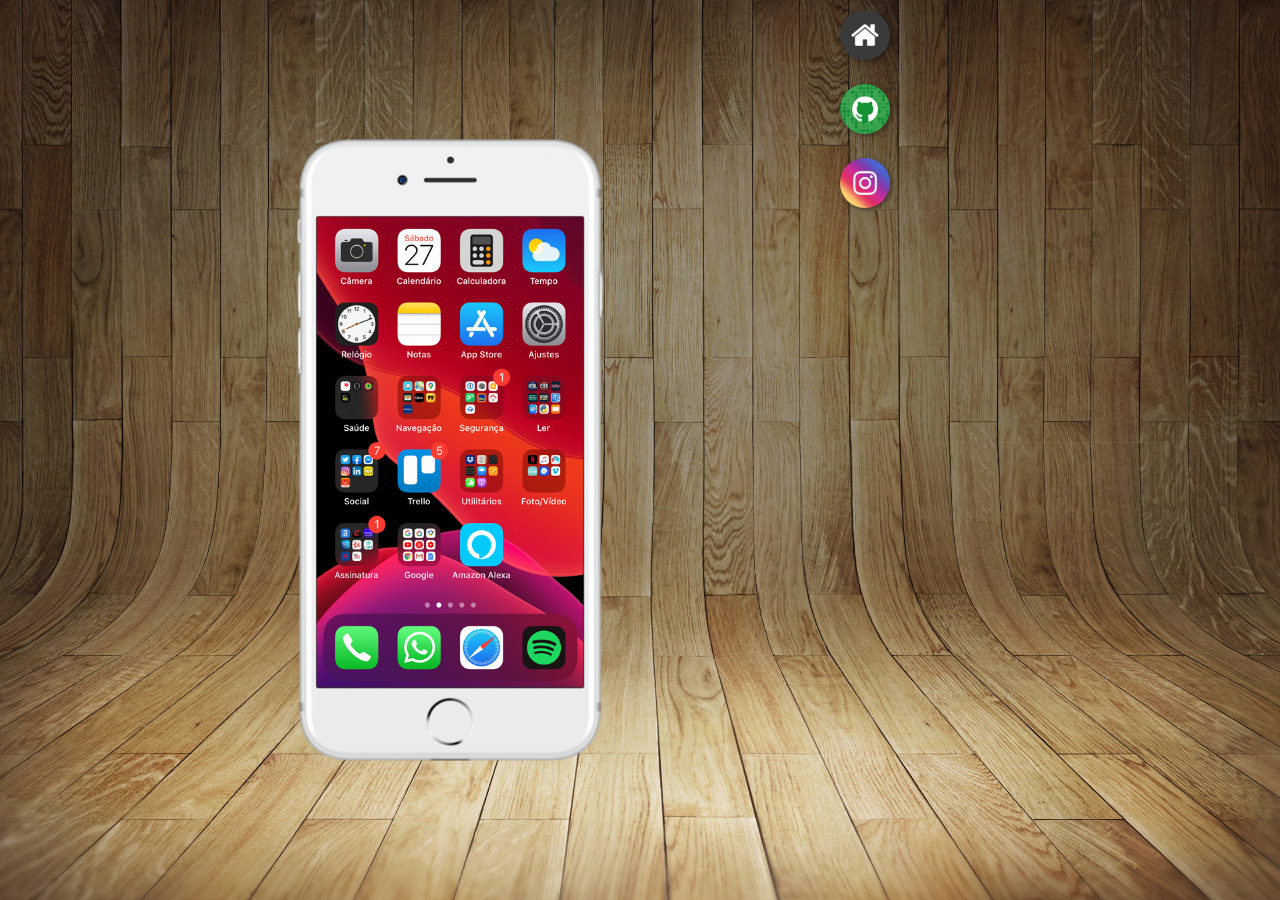
<file: index.html>
<!DOCTYPE html>
<html lang="pt-br">
<head>
    <meta charset="UTF-8">
    <meta http-equiv="X-UA-Compatible" content="IE=edge">
    <meta name="viewport" content="width=device-width, initial-scale=1.0">
    <link rel="shortcut icon" href="favicon.ico" type="image/x-icon">
    <title>Projeto Redes Sociais</title>
    <link rel="stylesheet" href="estilos/style.css">
</head>
<body>
    <main>
        <section id="telefone">
            <iframe src="home.html" name="tela" id="tela" frameborder="0">Seu navegador não é compativel com isso</iframe>
        </section>
        <section id="redes-sociais">
            <a href="home.html" target="tela"><img src="imagens/logo-home.jpg" alt="Home"></a><br>
            <a href="github.html" target="tela"><img src="imagens/logo-github.jpg" alt="Github"></a><br>
            <a href="insta.html" target="tela"><img src="imagens/logo-instagram.jpg" alt="Instagram"></a>
        </section>
    </main>
</body>
</html>
</file>
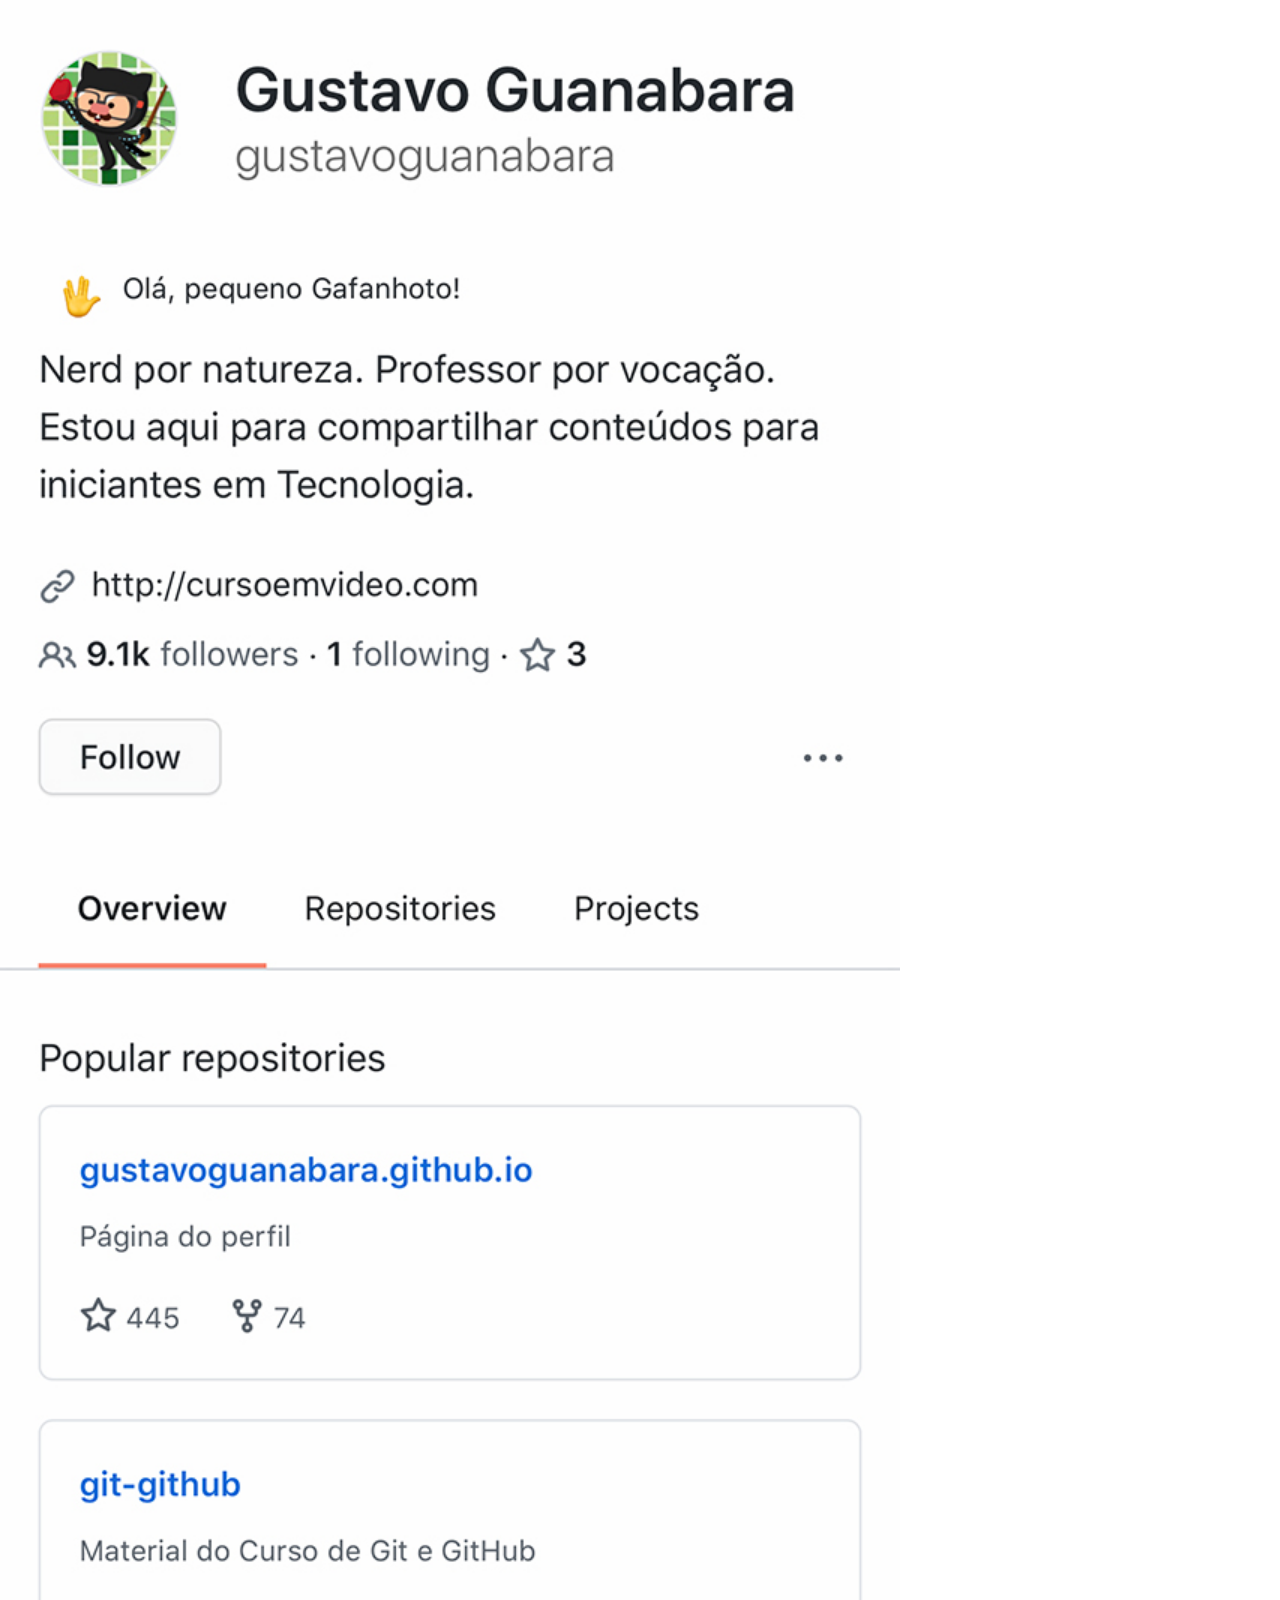
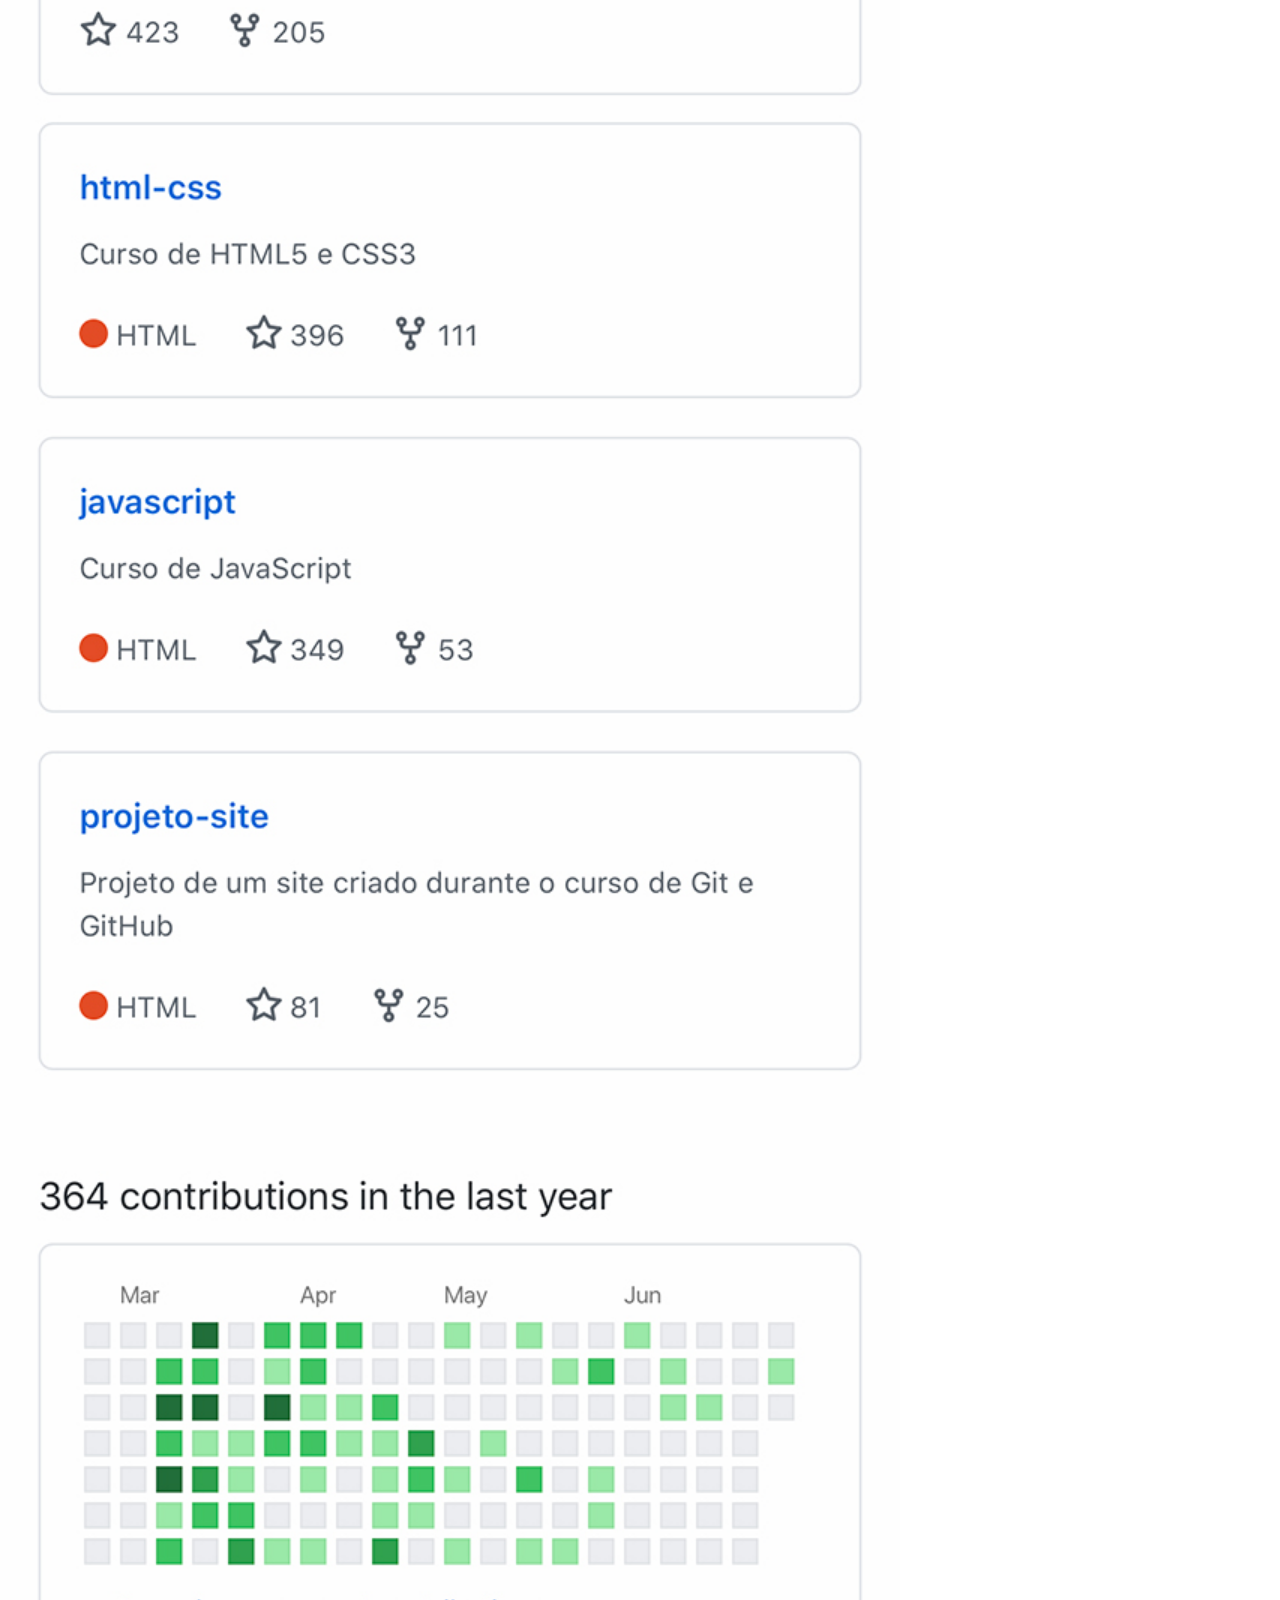
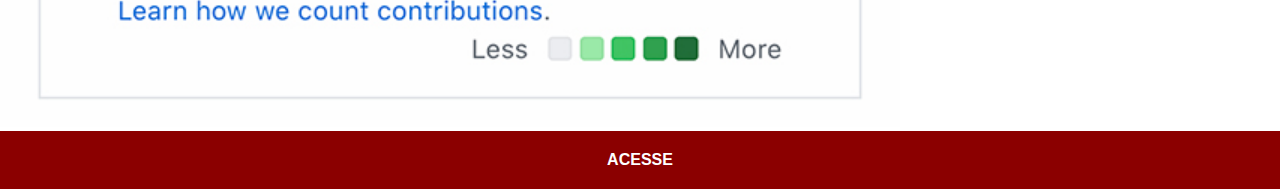
<file: github.html>
<!DOCTYPE html>
<html lang="pt-br">
<head>
    <meta charset="UTF-8">
    <meta http-equiv="X-UA-Compatible" content="IE=edge">
    <meta name="viewport" content="width=device-width, initial-scale=1.0">
    <title>Github</title>
    <link rel="stylesheet" href="estilos/social.css">
</head>
<body>
    <img src="imagens/tela-github.jpg" alt="Github">
    <a href="https://github.com/AlessandraRomualdo" target="_blank">ACESSE</a>
</body>
</html>
</file>
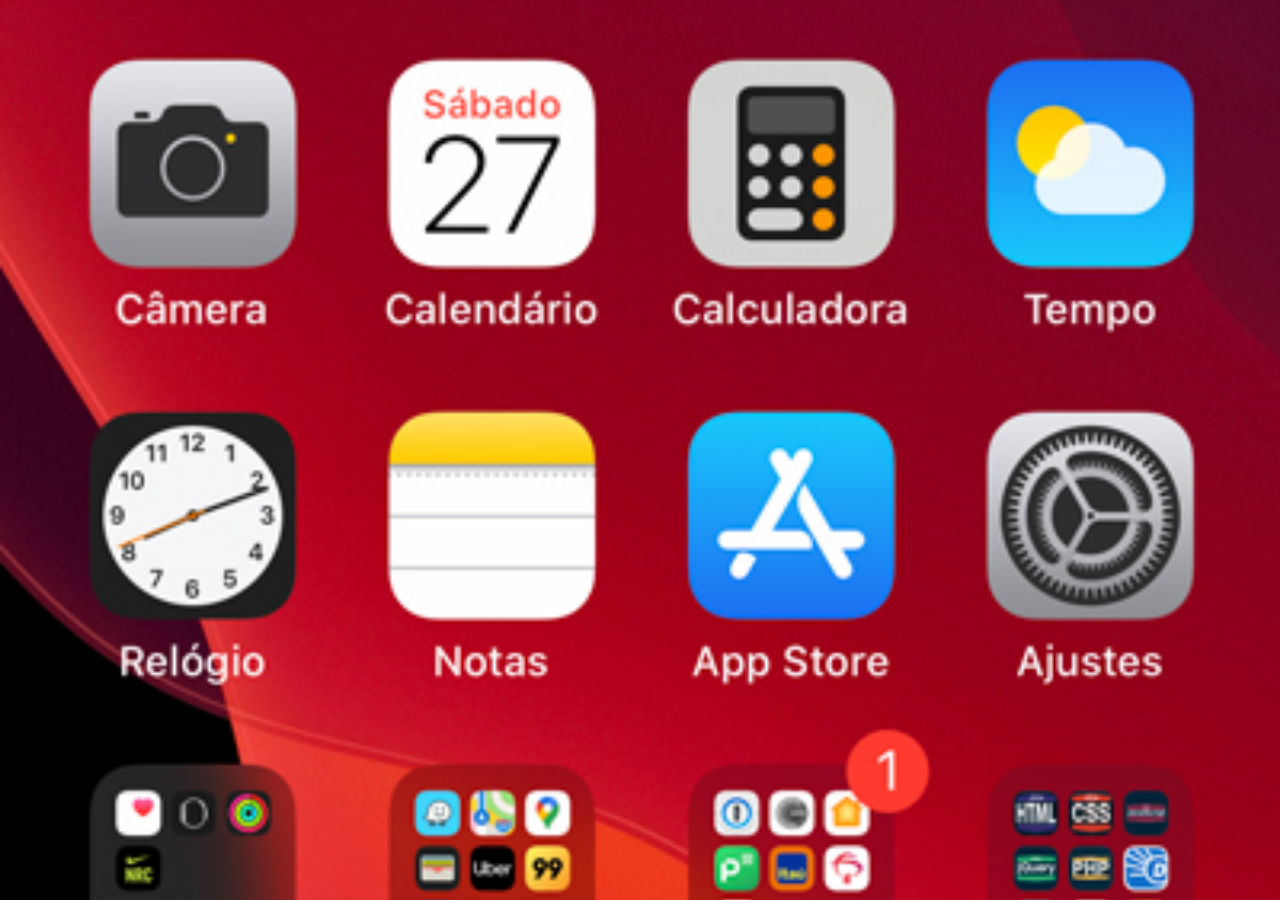
<file: home.html>
<!DOCTYPE html>
<html lang="pt-br">
<head>
    <meta charset="UTF-8">
    <meta http-equiv="X-UA-Compatible" content="IE=edge">
    <meta name="viewport" content="width=device-width, initial-scale=1.0">
    <title>Home</title>
</head>
<style>
    *{
        margin: 0px;
        padding: 0px;
    }
    body{
        width: 100vw;
        height: 100vh;
        background: black url('imagens/tela-home.jpg')no-repeat top center;
        background-size: cover;
    }
</style>
<body>
    
</body>
</html>
</file>
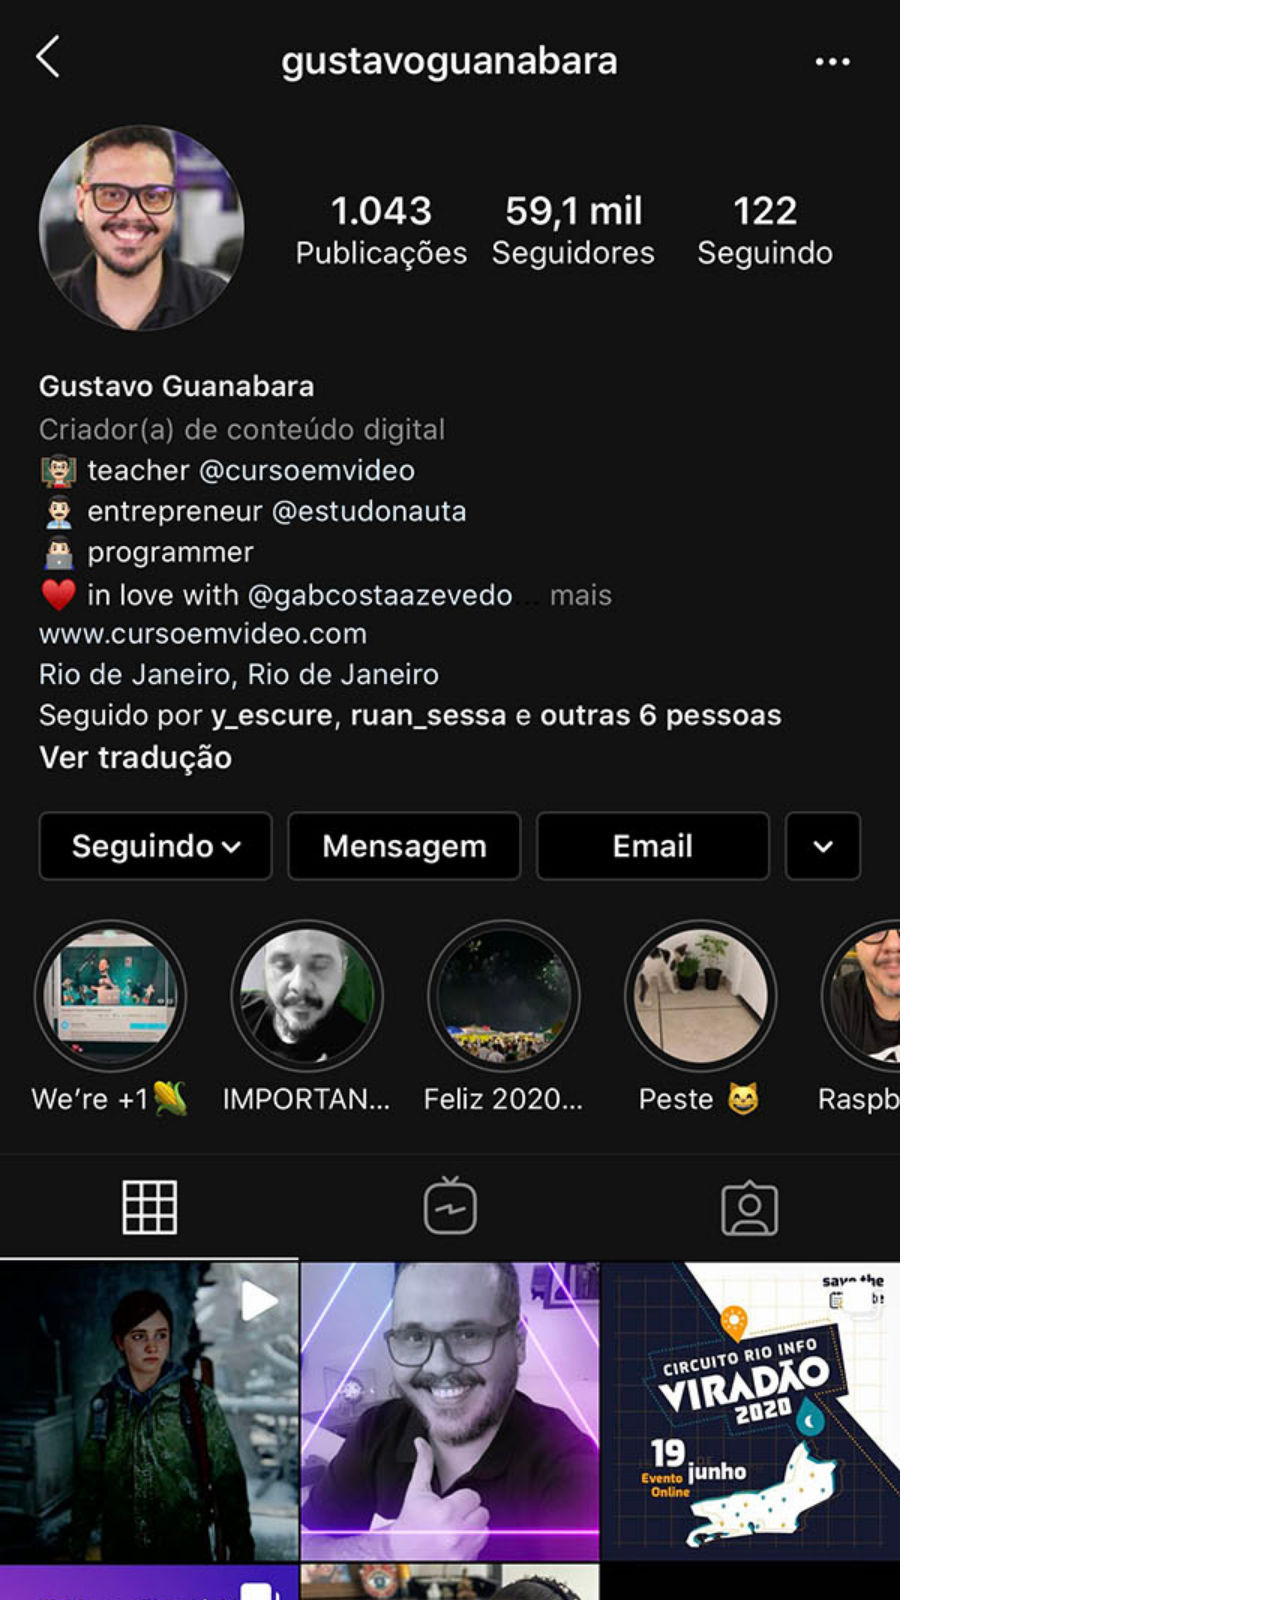
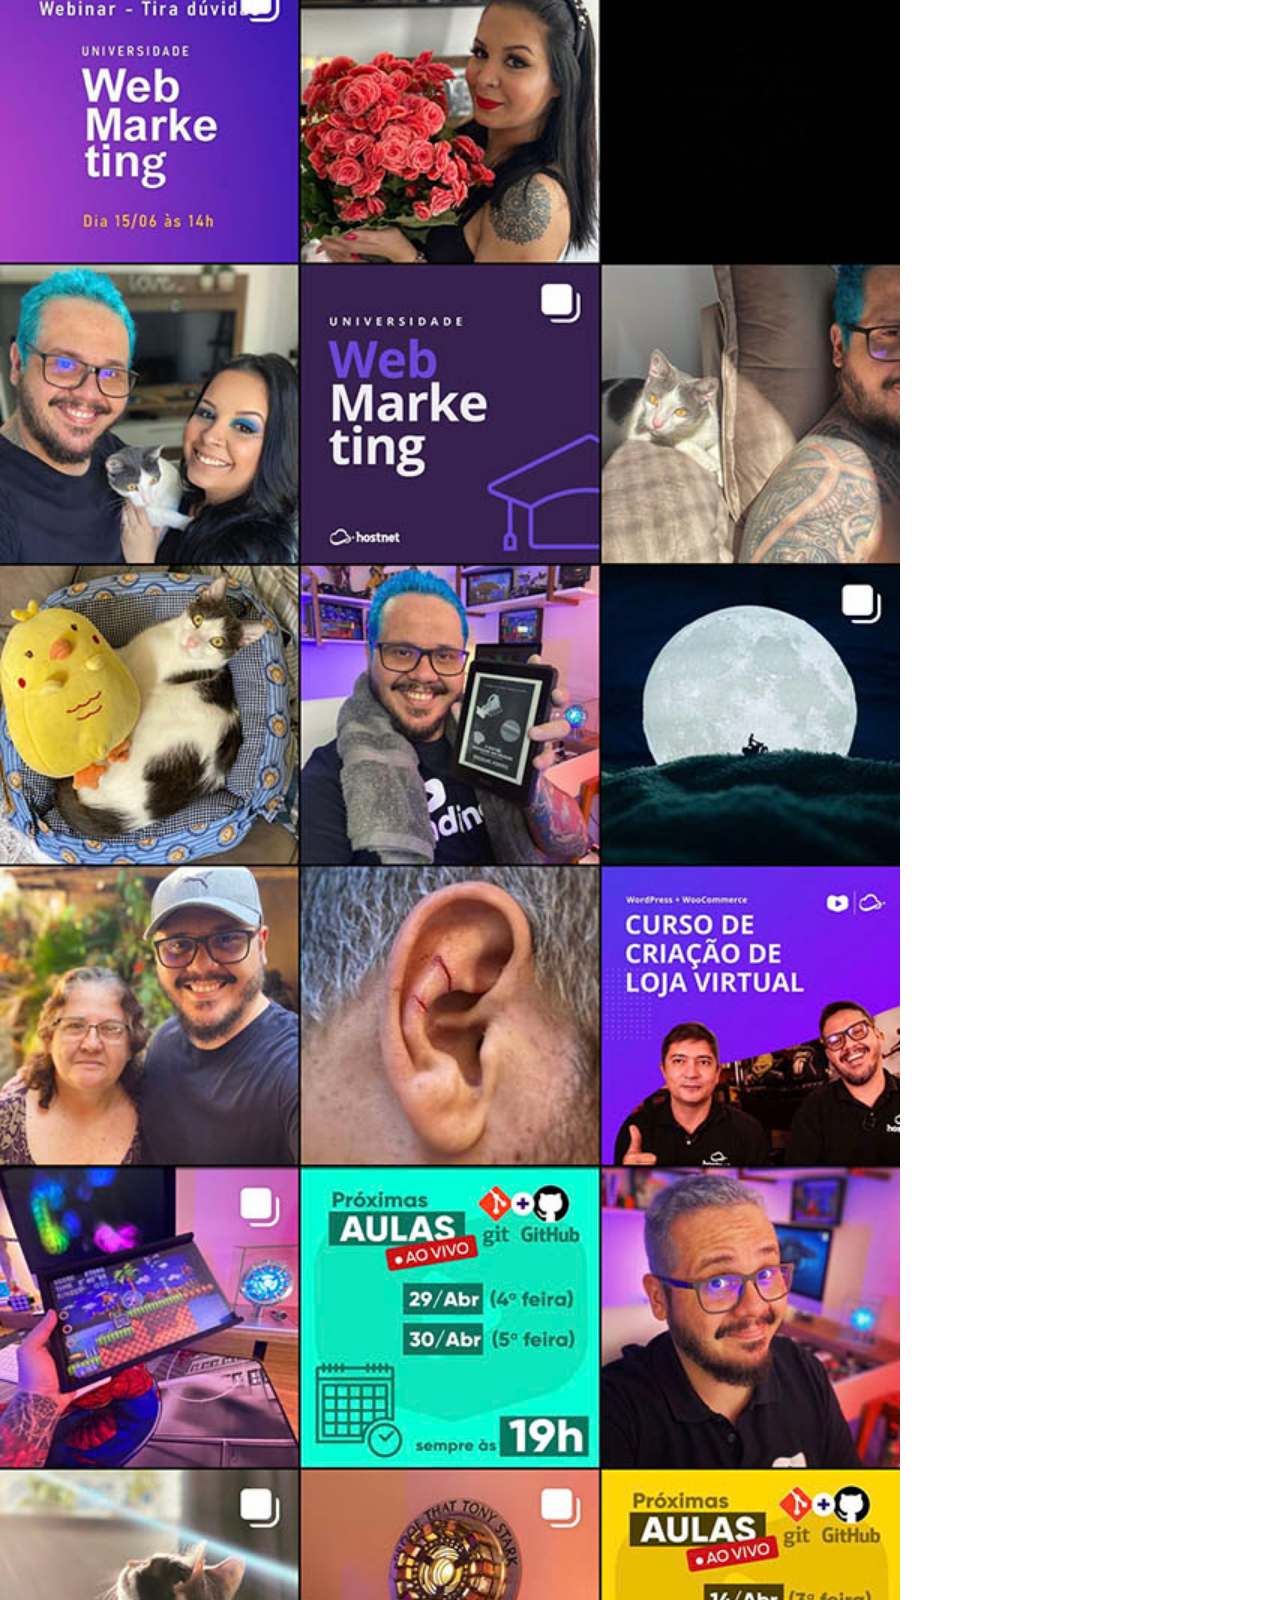
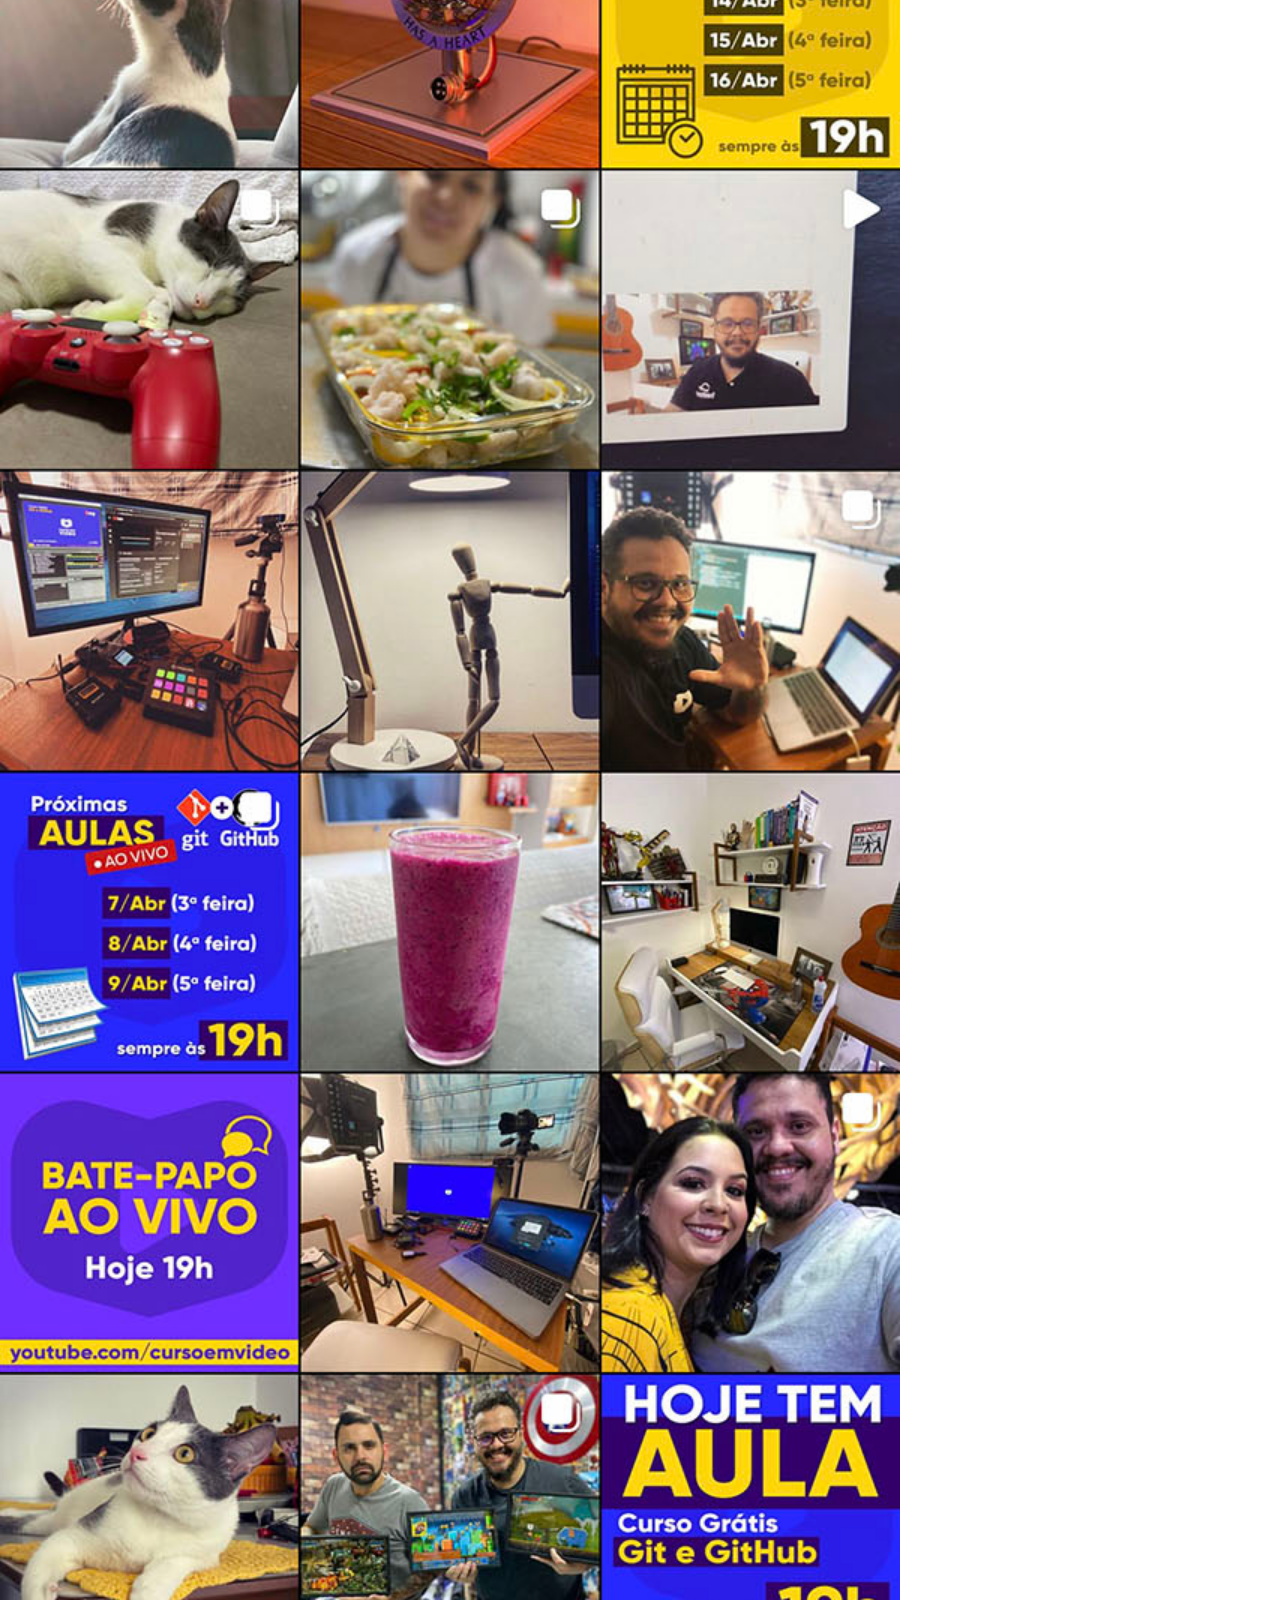
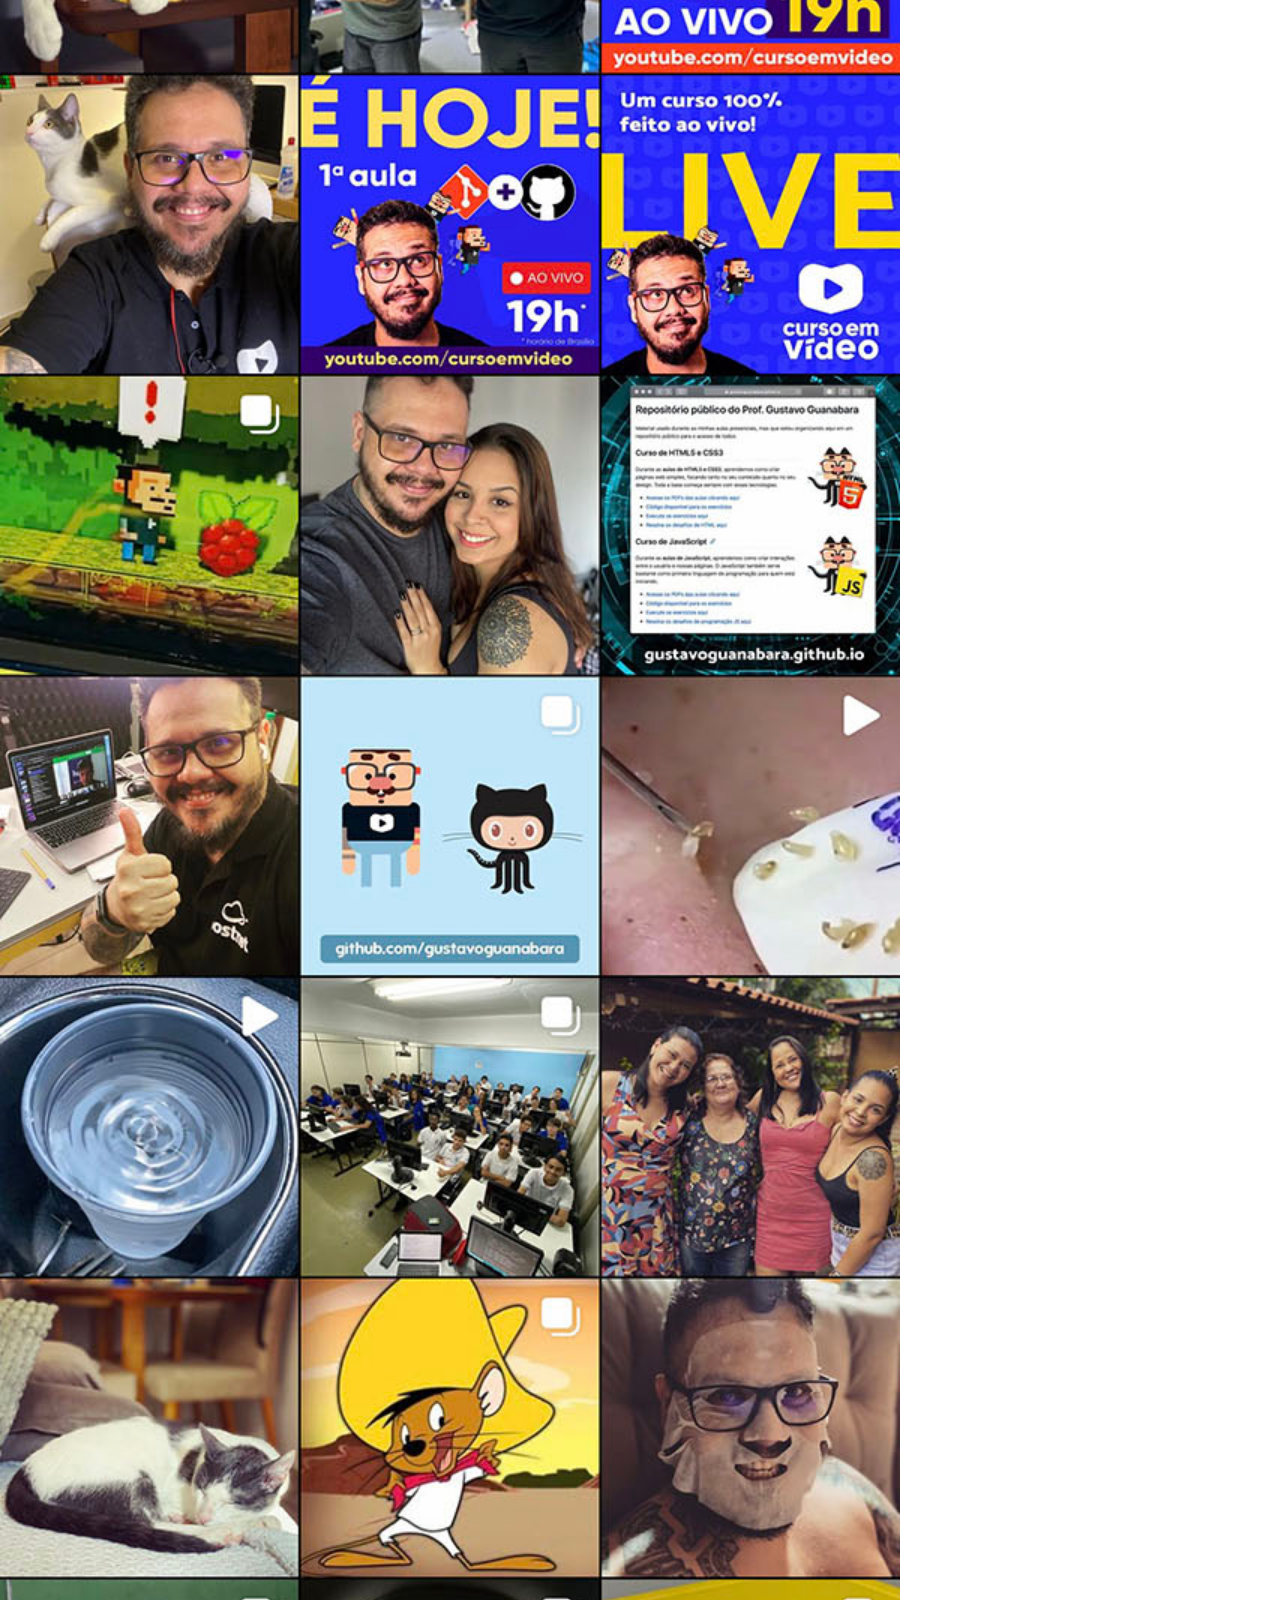
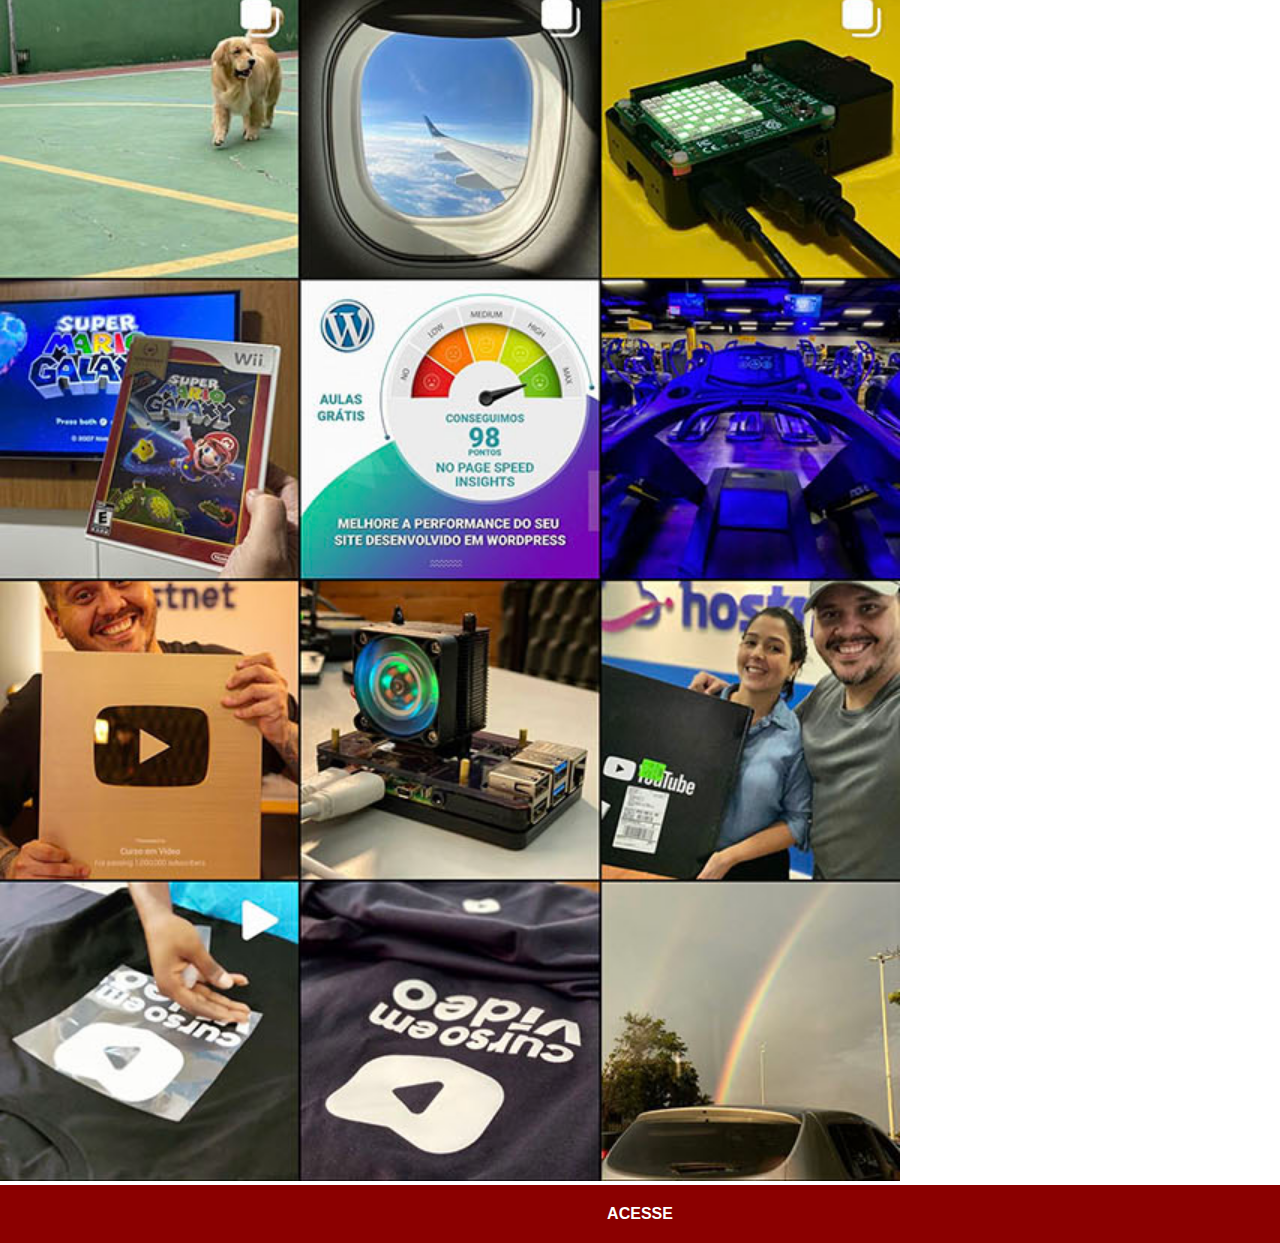
<file: insta.html>
<!DOCTYPE html>
<html lang="pt-br">
<head>
    <meta charset="UTF-8">
    <meta http-equiv="X-UA-Compatible" content="IE=edge">
    <meta name="viewport" content="width=device-width, initial-scale=1.0">
    <title>Instagram</title>
    <link rel="stylesheet" href="estilos/social.css">
</head>
<body>
    <img src="imagens/tela-instagram.jpg" alt="Instagram">
    <a href="https://www.instagram.com/ale_lazuli/" target="_blank">ACESSE</a>
</body>
</html>
</file>
<file: estilos/style.css>
@charset "UTF-8";

*{
    margin: 0px;
    padding: 0px;
    font-family: Arial, Helvetica, sans-serif;
}
html,body{
    height: 100vh;
    width: 100vh;
    
}
body{
    background: url("../imagens/fundo-madeira.jpg")no-repeat  top center;
    background-size: cover;
    background-attachment: fixed;
}
main{
    height: 100vh;
    position: relative;
}
section#telefone{
    position: absolute;
    top:50%;
    left:50%;
    transform: translate(-50%, -50%);
    height: 627px;
    width: 311px;
    background-image: url('../imagens/frame-iphone.png');
    background-repeat: no-repeat;
}
iframe#tela{
    position: relative;
    top: 80px;
    left: 22px;
    width: 267px;
    height: 471px;
}
section#redes-sociais{
    text-align: right;
}
section#redes-sociais img{
    width: 50px;
    height: 50px;
    margin: 10px;
    border-radius: 50%;
    box-shadow: 2px 2px 5px rgba(0, 0, 0, 0.400);
    box-sizing: border-box;
}
section#redes-sociais img:hover{
    border:2px solid white;
    transform: tranlate(-3px, -3px);
    box-shadow: 5px 5px 10px rgba(0, 0, 0, 0.597);
    transition: transform .3s, border 1s;
}
</file>
<file: estilos/social.css>
@charset "UTF-8";

*{
    margin: 0px;
    padding: 0px;
    font-family: Arial, Helvetica, sans-serif;
}

::-webkit-scrollbar{    
    width: 0px;
    height: 0px;
}

img{
    width: 100vh;


}

a{
    display: block;
    background-color: darkred;
    color: white;
    padding: 20px;
    text-align: center;
    font-weight: bold;
    text-decoration: none;
}

a:hover{
    background-color: red;
}
</file>
